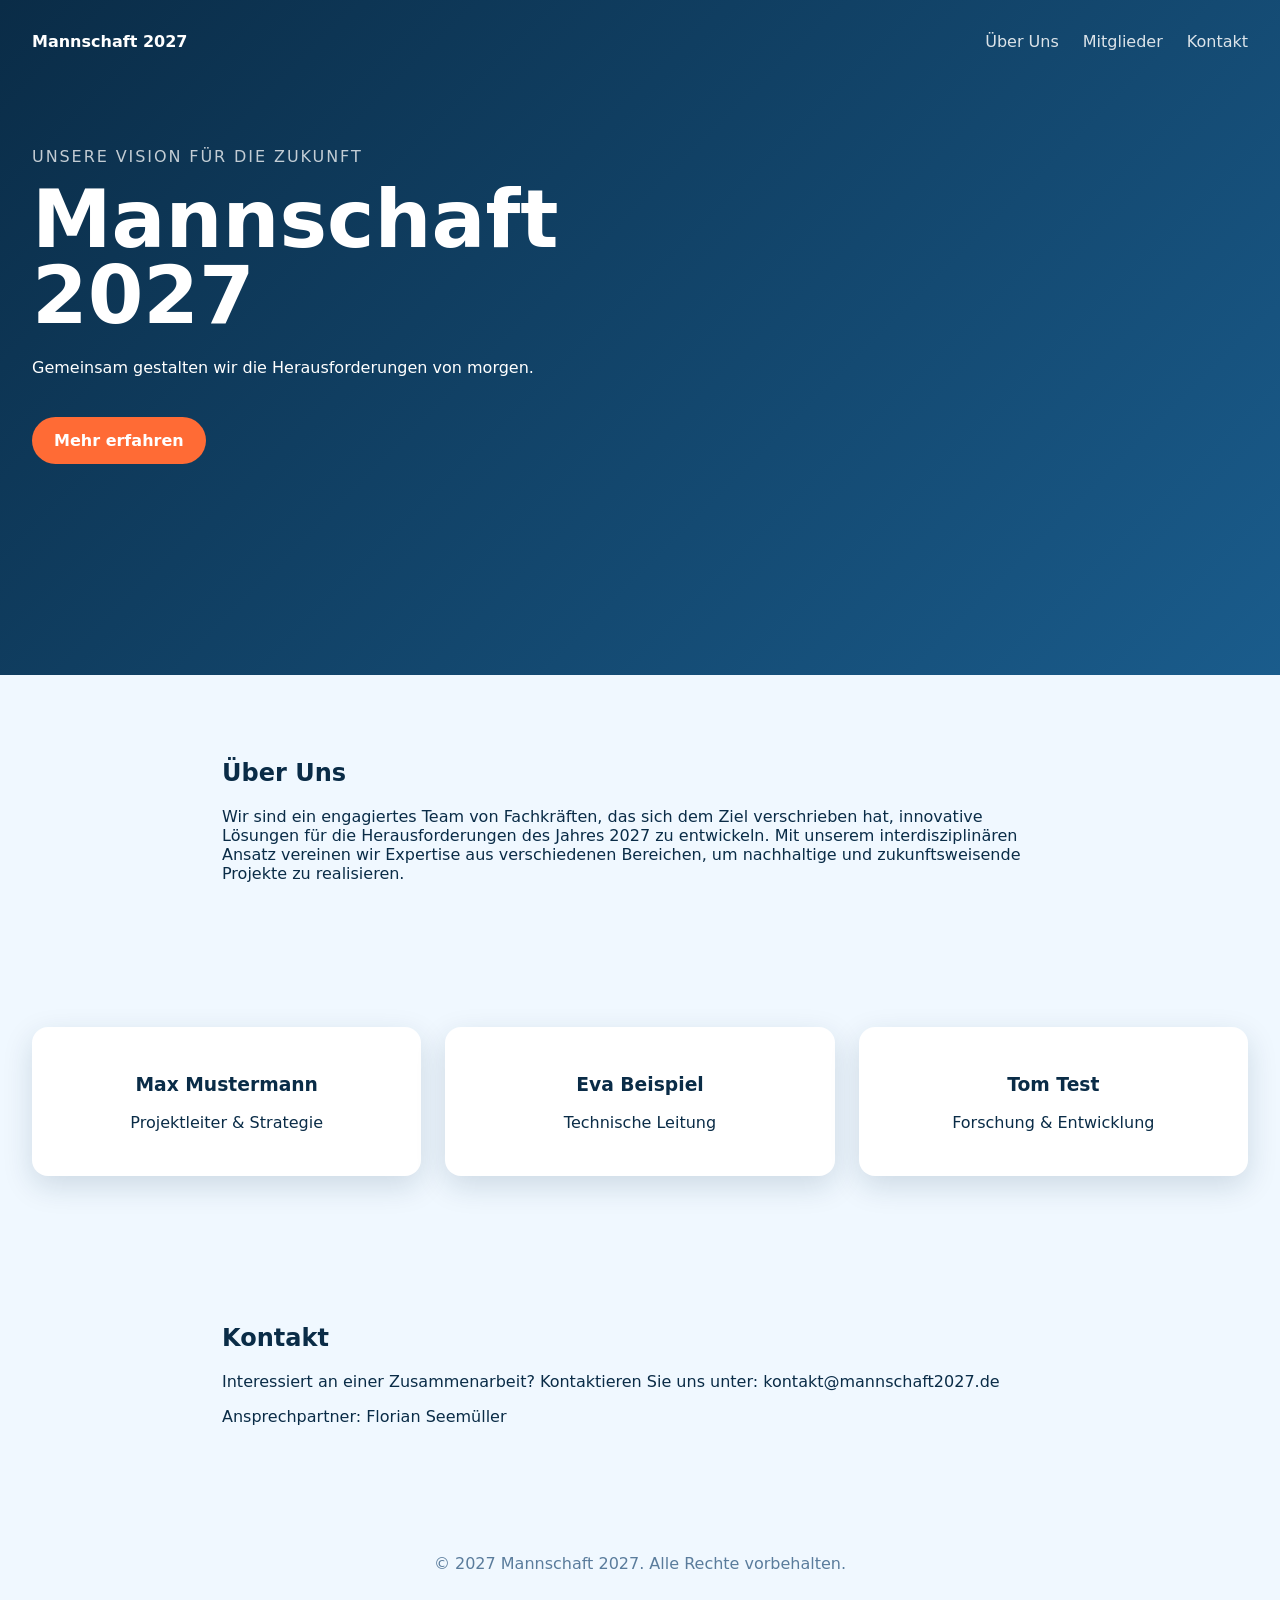
<file: index.html>
﻿<!doctype html>
<html lang="de">
  <head>
    <meta charset="UTF-8" />
    <meta name="viewport" content="width=device-width, initial-scale=1.0" />
    <title>Mannschaft 2027</title>
    <link rel="stylesheet" href="styles.css" />
  </head>
  <body>
    <!--
      AUFBAU DIESER SEITE (4 Bausteine):
      1. Navigation + Hero   -> ganz oben, großer Einstieg
      2. Über Uns            -> id="ueber-uns", Haupttext
      3. Mitglieder          -> id="mitglieder", Team-Mitglieder
      4. Kontakt + Footer    -> id="kontakt", Ende der Seite

      Farben & Schriftart ändern? -> styles.css, ganz oben im Block ":root"
    -->

    <header class="hero">
      <!-- KOMPONENTE: Navigation. Menüpunkt hinzufügen = <a> hier + passende <section id="..."> unten -->
      <nav>
        <strong>Mannschaft 2027</strong>
        <button
          class="mobile-menu-btn"
          aria-label="Menü öffnen"
          aria-expanded="false"
        >
          ☰
        </button>
        <div class="nav-links">
          <a href="#ueber-uns">Über Uns</a>
          <a href="#mitglieder">Mitglieder</a>
          <a href="#kontakt">Kontakt</a>
        </div>
      </nav>

      <!-- KOMPONENTE: Hero. Das Erste, was Besucher:innen sehen -->
      <section>
        <p class="eyebrow">Unsere Vision für die Zukunft</p>
        <h1>Mannschaft 2027</h1>
        <p>
          Gemeinsam gestalten wir die Herausforderungen von morgen.
        </p>
        <a class="button" href="#ueber-uns">Mehr erfahren</a>
      </section>
    </header>

    <main>
      <!-- KOMPONENTE: Über Uns. Beschreibung der Mannschaft -->
      <section id="ueber-uns" class="section">
        <h2>Über Uns</h2>
        <p>
          Wir sind ein engagiertes Team von Fachkräften, das sich dem Ziel verschrieben hat,
          innovative Lösungen für die Herausforderungen des Jahres 2027 zu entwickeln.
          Mit unserem interdisziplinären Ansatz vereinen wir Expertise aus verschiedenen
          Bereichen, um nachhaltige und zukunftsweisende Projekte zu realisieren.
        </p>
      </section>

      <!-- KOMPONENTE: Mitglieder. Team-Mitglieder mit Funktionen -->
      <section id="mitglieder" class="cards">
        <article>
          <h3>Max Mustermann</h3>
          <p>Projektleiter & Strategie</p>
        </article>

        <article>
          <h3>Eva Beispiel</h3>
          <p>Technische Leitung</p>
        </article>

        <article>
          <h3>Tom Test</h3>
          <p>Forschung & Entwicklung</p>
        </article>
      </section>

      <!-- KOMPONENTE: Kontakt -->
      <section id="kontakt" class="section">
        <h2>Kontakt</h2>
        <p>Interessiert an einer Zusammenarbeit? Kontaktieren Sie uns unter: kontakt@mannschaft2027.de</p>
        <p>Ansprechpartner: Florian Seemüller</p>
      </section>
    </main>

    <!-- KOMPONENTE: Footer -->
    <footer>
      <p>© 2027 Mannschaft 2027. Alle Rechte vorbehalten.</p>
    </footer>

    <script src="script.js"></script>
  </body>
</html>
</file>
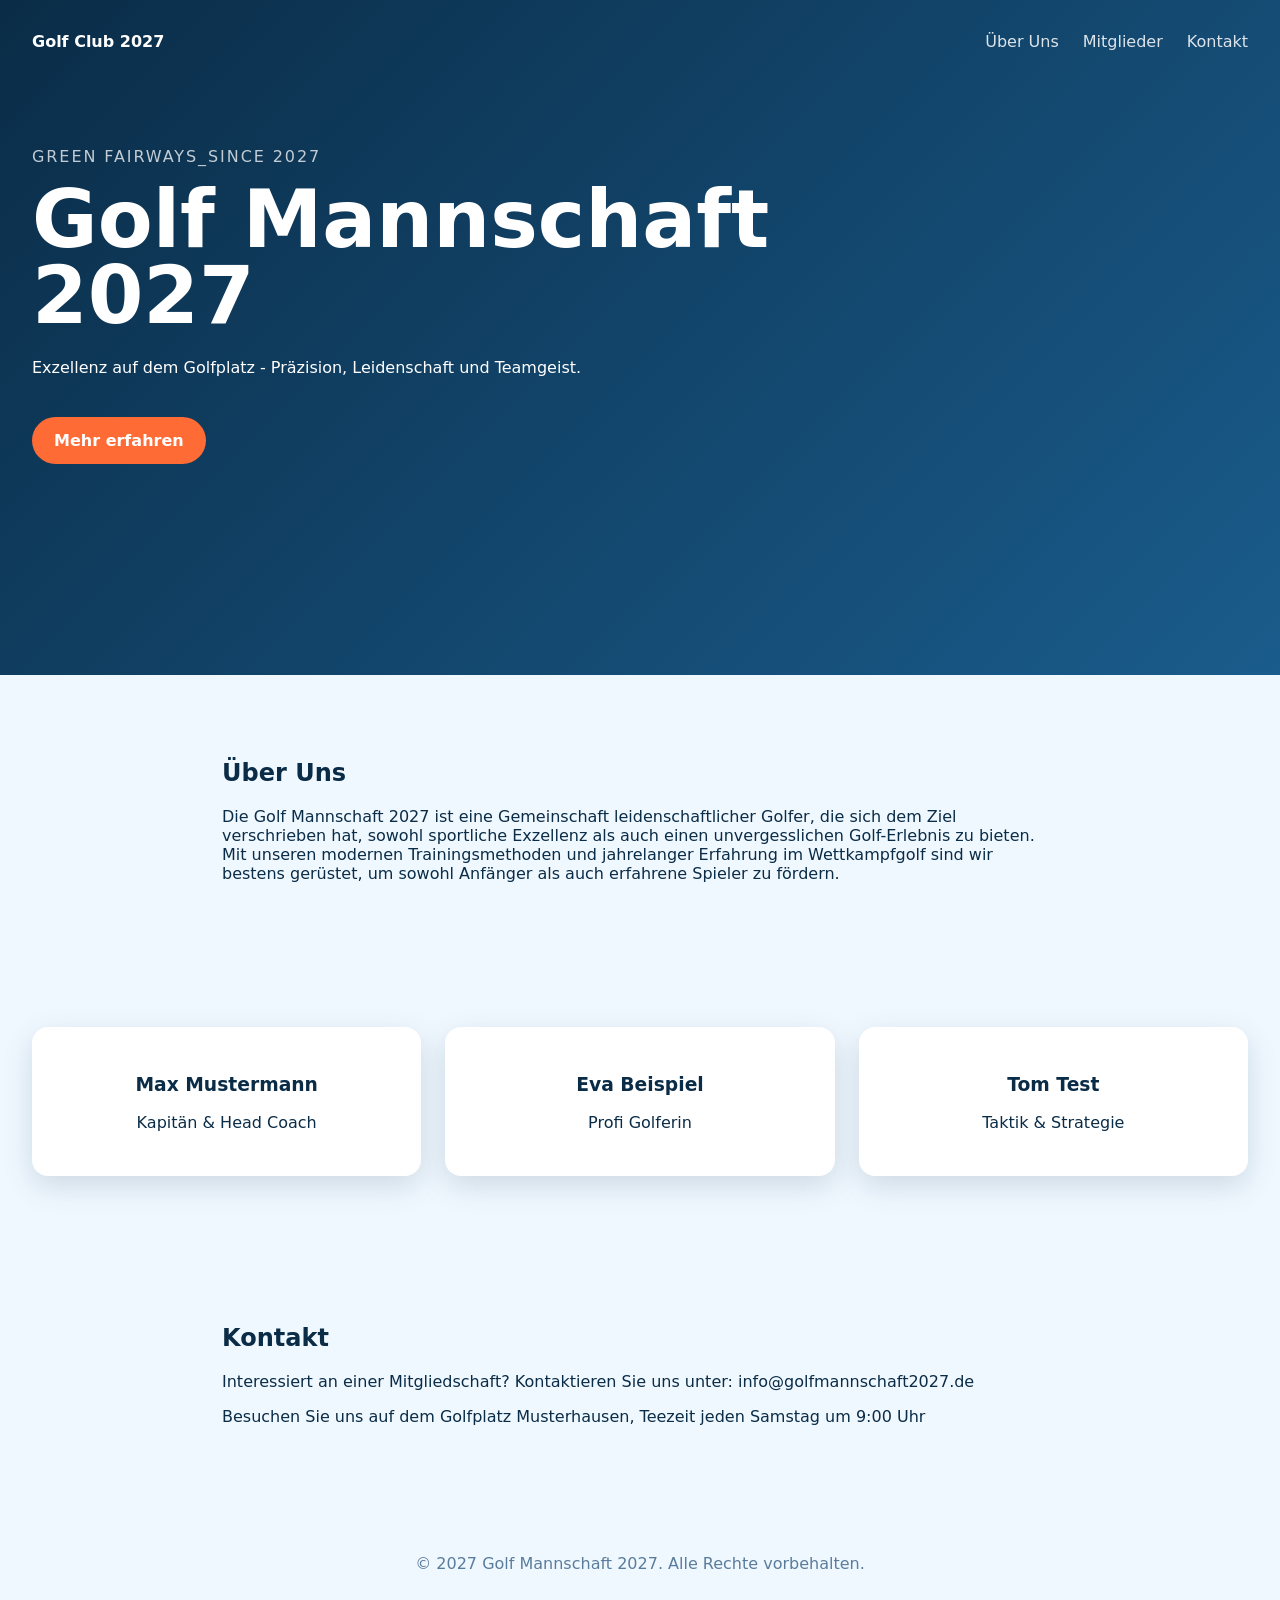
<file: index-golf.html>
<!doctype html>
<html lang="de">
  <head>
    <meta charset="UTF-8" />
    <meta name="viewport" content="width=device-width, initial-scale=1.0" />
    <title>Golf Mannschaft 2027</title>
    <link rel="stylesheet" href="styles.css" />
  </head>
  <body>
    <!--
      AUFBAU DIESER SEITE (4 Bausteine):
      1. Navigation + Hero   -> ganz oben, großer Einstieg
      2. Über Uns            -> id="ueber-uns", Haupttext
      3. Mitglieder          -> id="mitglieder", Team-Mitglieder
      4. Kontakt + Footer    -> id="kontakt", Ende der Seite

      Farben & Schriftart ändern? -> styles.css, ganz oben im Block ":root"
    -->

    <header class="hero">
      <!-- KOMPONENTE: Navigation. Menüpunkt hinzufügen = <a> hier + passende <section id="..."> unten -->
      <nav>
        <strong>Golf Club 2027</strong>
        <button
          class="mobile-menu-btn"
          aria-label="Menü öffnen"
          aria-expanded="false"
        >
          ☰
        </button>
        <div class="nav-links">
          <a href="#ueber-uns">Über Uns</a>
          <a href="#mitglieder">Mitglieder</a>
          <a href="#kontakt">Kontakt</a>
        </div>
      </nav>

      <!-- KOMPONENTE: Hero. Das Erste, was Besucher:innen sehen -->
      <section>
        <p class="eyebrow">Green Fairways_since 2027</p>
        <h1>Golf Mannschaft 2027</h1>
        <p>
          Exzellenz auf dem Golfplatz - Präzision, Leidenschaft und Teamgeist.
        </p>
        <a class="button" href="#ueber-uns">Mehr erfahren</a>
      </section>
    </header>

    <main>
      <!-- KOMPONENTE: Über Uns. Beschreibung der Mannschaft -->
      <section id="ueber-uns" class="section">
        <h2>Über Uns</h2>
        <p>
          Die Golf Mannschaft 2027 ist eine Gemeinschaft leidenschaftlicher Golfer, 
          die sich dem Ziel verschrieben hat, sowohl sportliche Exzellenz als auch 
          einen unvergesslichen Golf-Erlebnis zu bieten. Mit unseren modernen 
          Trainingsmethoden und jahrelanger Erfahrung im Wettkampfgolf sind wir 
          bestens gerüstet, um sowohl Anfänger als auch erfahrene Spieler zu fördern.
        </p>
      </section>

      <!-- KOMPONENTE: Mitglieder. Team-Mitglieder mit Funktionen -->
      <section id="mitglieder" class="cards">
        <article>
          <h3>Max Mustermann</h3>
          <p>Kapitän & Head Coach</p>
        </article>

        <article>
          <h3>Eva Beispiel</h3>
          <p>Profi Golferin</p>
        </article>

        <article>
          <h3>Tom Test</h3>
          <p>Taktik & Strategie</p>
        </article>
      </section>

      <!-- KOMPONENTE: Kontakt -->
      <section id="kontakt" class="section">
        <h2>Kontakt</h2>
        <p>Interessiert an einer Mitgliedschaft? Kontaktieren Sie uns unter: info@golfmannschaft2027.de</p>
        <p>Besuchen Sie uns auf dem Golfplatz Musterhausen, Teezeit jeden Samstag um 9:00 Uhr</p>
      </section>
    </main>

    <!-- KOMPONENTE: Footer -->
    <footer>
      <p>© 2027 Golf Mannschaft 2027. Alle Rechte vorbehalten.</p>
    </footer>

    <script src="script.js"></script>
  </body>
</html>
</file>
<file: styles.css>
﻿/*
  Design-Variablen: hier ändern, um die ganze Seite umzufärben,
  ohne irgendwo anders im CSS suchen zu müssen.
*/
:root {
  --color-dark: #0a2c47;
  --color-dark-light: #1a5c8c;
  --color-bg: #f0f8ff;
  --color-text: #0a2c47;
  --color-muted: #5a7c9c;
  --font-family: system-ui, sans-serif;
  --radius: 16px;
}

* {
  box-sizing: border-box;
}

body {
  margin: 0;
  font-family: var(--font-family);
  background: var(--color-bg);
  color: var(--color-text);
}

.hero {
  min-height: 75vh;
  padding: 32px;
  color: white;
  background: linear-gradient(135deg, var(--color-dark), var(--color-dark-light));
}

nav {
  display: flex;
  justify-content: space-between;
  gap: 24px;
  align-items: center;
  margin-bottom: 96px;
  position: relative;
}

.nav-links {
  display: flex;
  gap: 24px;
}

nav a {
  color: white;
  text-decoration: none;
  opacity: 0.85;
}

.mobile-menu-btn {
  display: none;
  background: none;
  border: none;
  color: white;
  font-size: 24px;
  line-height: 1;
  cursor: pointer;
  padding: 4px 8px;
}

.hero section {
  max-width: 760px;
}

.eyebrow {
  text-transform: uppercase;
  letter-spacing: 0.12em;
  opacity: 0.75;
}

h1 {
  margin: 0 0 24px;
  font-size: clamp(40px, 8vw, 80px);
  line-height: 0.95;
}

.button {
  display: inline-block;
  margin-top: 24px;
  padding: 14px 22px;
  border-radius: 999px;
  background: #ff6b35;
  color: white;
  text-decoration: none;
  font-weight: 700;
  transition: transform 0.15s ease;
}

.button:hover {
  transform: translateY(-2px);
  background: #e55a2b;
}

.section {
  padding: 64px 32px;
  max-width: 900px;
  margin: 0 auto;
}

.cards {
  display: grid;
  grid-template-columns: repeat(3, 1fr);
  gap: 24px;
  padding: 64px 32px;
}

article {
  background: white;
  padding: 28px;
  border-radius: var(--radius);
  box-shadow: 0 10px 30px rgba(10, 44, 71, 0.15);
  text-align: center;
  transition: transform 0.3s ease;
}

article:hover {
  transform: translateY(-5px);
}

footer {
  padding: 32px;
  text-align: center;
  color: var(--color-muted);
}

@media (max-width: 760px) {
  .cards {
    grid-template-columns: 1fr;
  }

  nav {
    margin-bottom: 64px;
  }

  .mobile-menu-btn {
    display: block;
  }

  .nav-links {
    display: none;
    position: absolute;
    top: 100%;
    left: 0;
    right: 0;
    margin-top: 8px;
    padding: 16px;
    flex-direction: column;
    gap: 16px;
    background: var(--color-dark-light);
    border-radius: 12px;
    z-index: 10;
  }

  .nav-links.active {
    display: flex;
  }
}
</file>
